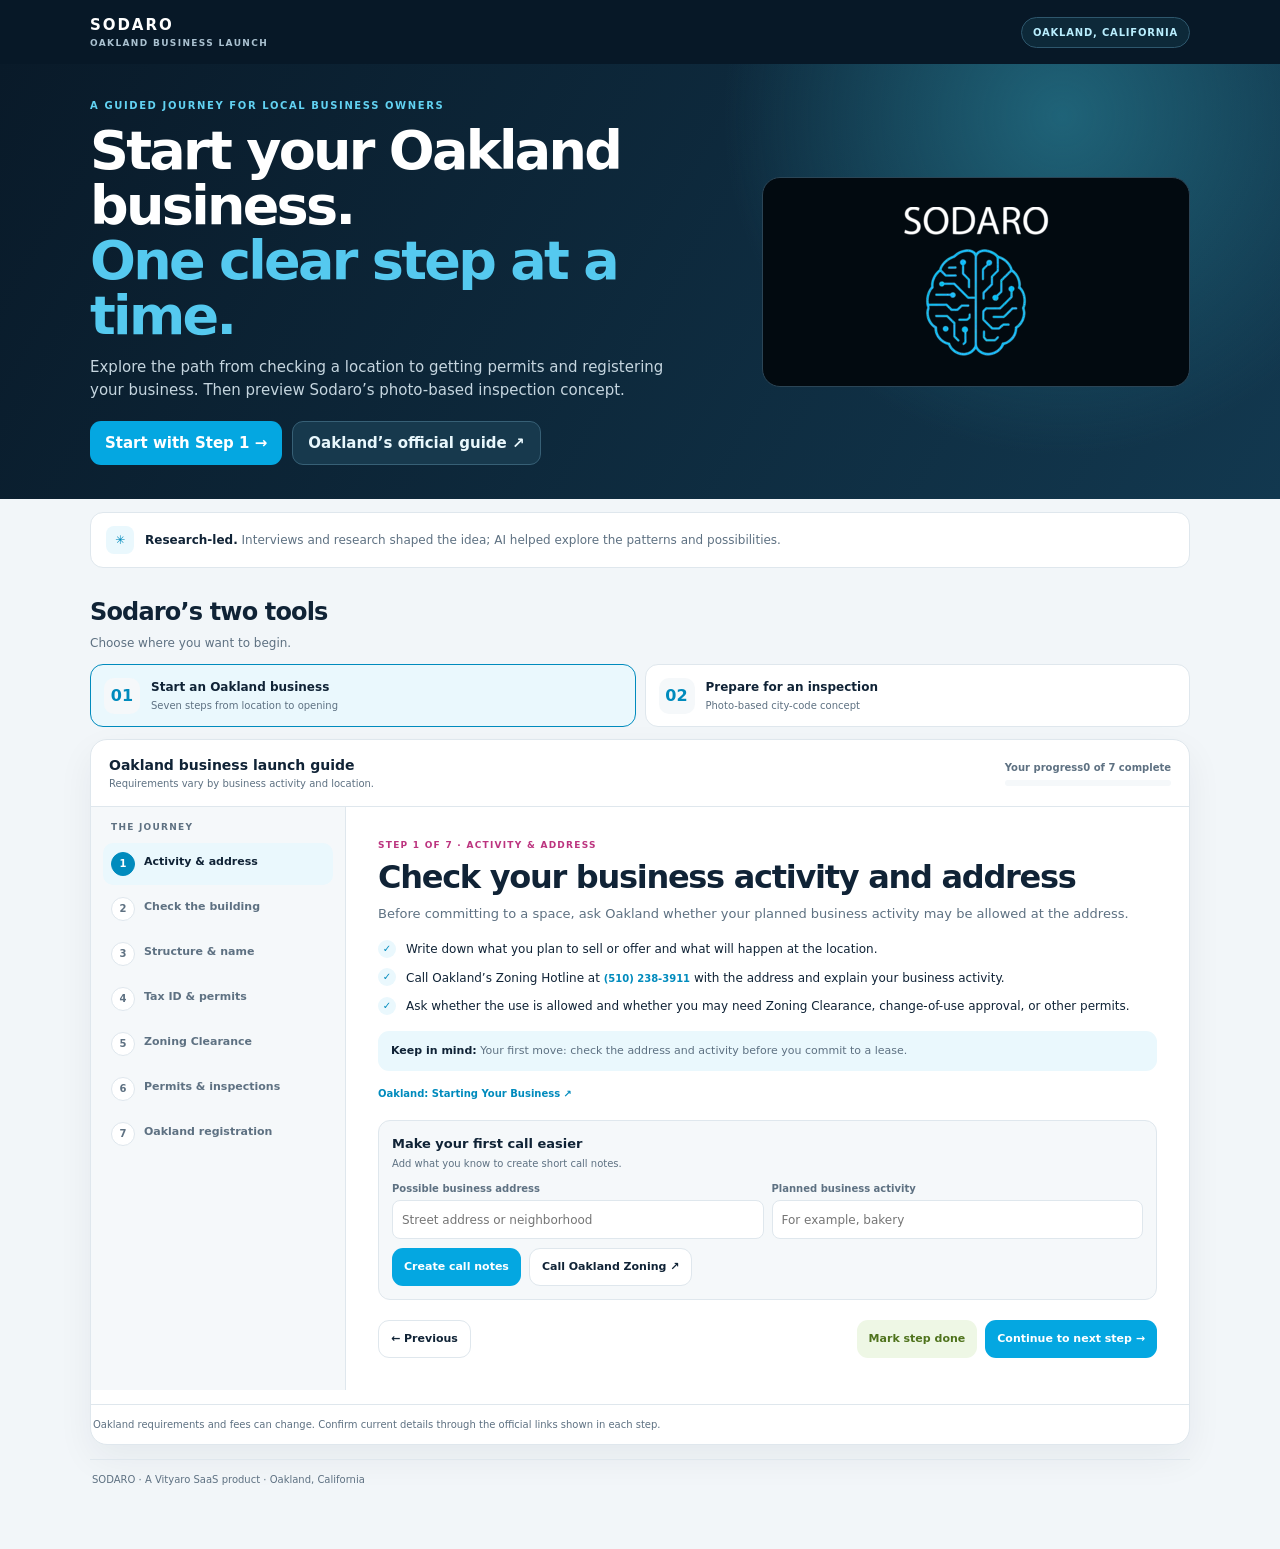
<file: preview_001.html>
<!doctype html>
<html lang="en">
<head>
<meta charset="utf-8">
<meta name="viewport" content="width=device-width,initial-scale=1">
<meta name="theme-color" content="#071827">
<title>Sodaro — Oakland Business Guide</title>
<style>
:root{color-scheme:light dark;--navy:#071827;--ink:light-dark(#102336,#edf4f8);--muted:light-dark(#5e7182,#b3c0cb);--line:light-dark(#dfe7ed,#384653);--surface:light-dark(#fff,#1b2530);--soft:light-dark(#f5f8fa,#202c38);--cyan:light-dark(#008bbd,#47c9ef);--cyan-soft:light-dark(#eaf8fd,#123946);--pink:light-dark(#bc347f,#f56ab0);--green:light-dark(#648f29,#a9d664)}
*{box-sizing:border-box}html{scroll-behavior:smooth}body{margin:0;background:light-dark(#f2f6f9,#101720);color:var(--ink);font:15px/1.5 Inter,ui-sans-serif,system-ui,-apple-system,"Segoe UI",sans-serif}button,input,select,textarea{font:inherit}button,a{touch-action:manipulation}button:focus-visible,a:focus-visible,input:focus-visible,select:focus-visible,textarea:focus-visible{outline:3px solid #39bfe8;outline-offset:3px}.wrap{width:min(1100px,calc(100% - 32px));margin:auto}
.topbar{background:var(--navy);color:#fff}.toprow{height:64px;display:flex;align-items:center;justify-content:space-between;gap:12px}.brand{font-weight:850;letter-spacing:.13em}.brand small{display:block;color:#aac1d0;font-size:9px;letter-spacing:.15em;font-weight:600}.location{border:1px solid #2e576d;background:#0d2939;color:#b9eefe;border-radius:99px;padding:7px 11px;font-size:10px;font-weight:800;letter-spacing:.08em}
.hero{background:radial-gradient(circle at 83% 12%,#1f6378 0,transparent 30%),linear-gradient(120deg,#091a29,#12384f);color:#fff;padding:34px 0}.hero-grid{display:grid;grid-template-columns:1.2fr .8fr;gap:30px;align-items:center}.eyebrow{color:#62d2f2;text-transform:uppercase;font-size:10px;letter-spacing:.16em;font-weight:850}.hero h1{font-size:clamp(34px,5vw,54px);line-height:1.02;letter-spacing:-.05em;margin:10px 0 13px}.hero h1 span{color:#55c9ef}.hero p{max-width:590px;color:#c5d5df;margin:0}.hero-actions{display:flex;flex-wrap:wrap;gap:10px;margin-top:20px}.btn{min-height:44px;border:0;border-radius:11px;padding:0 15px;display:inline-flex;align-items:center;justify-content:center;gap:8px;font-weight:800;text-decoration:none;cursor:pointer}.primary{background:#04a7e1;color:white}.secondary{background:#17394d;color:#e8f7fc;border:1px solid #376076}.logo-box{min-height:210px;border-radius:18px;background:#020a10;border:1px solid #2b4556;display:grid;place-items:center;padding:15px}.logo-box img{width:min(100%,240px);height:auto;display:block}.tagline{margin-top:-5px;text-align:center;color:#a9c5d3;font-size:10px;letter-spacing:.14em;text-transform:uppercase}
.origin{padding:13px 0 0}.origin-note{display:flex;align-items:center;gap:11px;padding:13px 15px;border-radius:13px;background:var(--surface);border:1px solid var(--line);color:var(--muted);font-size:12px}.origin-note strong{color:var(--ink)}.star{width:28px;height:28px;display:grid;place-items:center;border-radius:8px;background:var(--cyan-soft);color:var(--cyan);font-weight:900;flex:0 0 auto}
main{padding-bottom:40px}.section-head{display:flex;align-items:end;justify-content:space-between;gap:12px;margin:26px 0 12px}.section-head h2{font-size:24px;letter-spacing:-.035em;margin:0}.section-head p{margin:4px 0 0;color:var(--muted);font-size:12px}.tabs{display:grid;grid-template-columns:1fr 1fr;gap:9px;margin-bottom:12px}.tab{min-height:63px;display:flex;align-items:center;gap:11px;text-align:left;border:1px solid var(--line);border-radius:13px;background:var(--surface);color:var(--ink);padding:10px 13px;cursor:pointer}.tab[aria-selected=true]{border-color:var(--cyan);background:var(--cyan-soft)}.tab-icon{width:36px;height:36px;border-radius:10px;display:grid;place-items:center;background:var(--soft);color:var(--cyan);font-weight:900;font-size:16px;flex:0 0 auto}.tab b{display:block;font-size:12px}.tab small{display:block;color:var(--muted);font-size:10px;margin-top:2px}
.panel{background:var(--surface);border:1px solid var(--line);border-radius:17px;overflow:hidden;box-shadow:0 14px 36px rgba(8,28,44,.06)}.panel-head{display:flex;align-items:center;justify-content:space-between;gap:14px;padding:15px 18px;border-bottom:1px solid var(--line)}.panel-title{font-weight:850;font-size:14px}.panel-sub{display:block;color:var(--muted);font-size:10px;font-weight:500}.progress-area{min-width:155px}.progress-text{display:flex;justify-content:space-between;color:var(--muted);font-size:10px;font-weight:750;margin-bottom:5px}.track{height:6px;border-radius:99px;background:var(--soft);overflow:hidden}.fill{height:100%;width:0;background:linear-gradient(90deg,#00a8df,#59d8f4);transition:width .2s}
.guide-layout{display:grid;grid-template-columns:255px 1fr;min-height:430px}.rail{padding:14px 12px;border-right:1px solid var(--line);background:var(--soft)}.rail-label{padding:0 8px 8px;color:var(--muted);font-size:9px;letter-spacing:.14em;text-transform:uppercase;font-weight:850}.step-nav{display:grid;gap:3px}.step-button{width:100%;display:flex;align-items:flex-start;gap:9px;text-align:left;border:0;border-radius:10px;background:transparent;color:var(--muted);padding:9px 8px;cursor:pointer}.step-button:hover{background:var(--surface)}.step-button[aria-current=step]{background:var(--cyan-soft);color:var(--ink)}.num{width:24px;height:24px;flex:0 0 auto;display:grid;place-items:center;border:1px solid var(--line);border-radius:50%;background:var(--surface);font-size:10px;font-weight:850}.step-button[aria-current=step] .num{background:var(--cyan);border-color:var(--cyan);color:white}.step-button.done .num{background:#eef7e5;border-color:#cbe1aa;color:#547d22}.step-name{padding-top:3px;font-size:11px;line-height:1.25;font-weight:750}
.detail{padding:clamp(18px,3.5vw,32px)}.kicker{color:var(--pink);font-size:9px;font-weight:850;letter-spacing:.14em;text-transform:uppercase}.detail h3{font-size:clamp(23px,3.5vw,32px);line-height:1.1;letter-spacing:-.04em;margin:7px 0 9px}.desc{color:var(--muted);margin:0 0 16px;font-size:13px}.bullets{list-style:none;padding:0;margin:0;display:grid;gap:10px}.bullets li{display:grid;grid-template-columns:19px 1fr;gap:9px;color:var(--ink);font-size:12px}.tick{width:18px;height:18px;display:grid;place-items:center;border-radius:50%;background:var(--cyan-soft);color:var(--cyan);font-size:10px;font-weight:900}.callout{margin:16px 0 10px;padding:12px 13px;border-radius:11px;background:var(--cyan-soft);color:var(--muted);font-size:11px}.callout strong{color:var(--ink)}.source{display:inline-block;margin-top:3px;color:var(--cyan);font-size:10px;font-weight:850;text-decoration:none}.source:hover{text-decoration:underline}.controls{display:flex;align-items:center;justify-content:space-between;gap:9px;margin-top:20px}.controls-right{display:flex;gap:8px}.small{min-height:38px;padding:0 12px;font-size:11px}.outline{border:1px solid var(--line);background:var(--surface);color:var(--ink)}.done-btn{background:#eef7e5;color:#4f731d}.done-btn.is-done{background:#7eaa43;color:#fff}.first-box{margin-top:16px;padding:13px;border:1px solid var(--line);border-radius:12px;background:var(--soft)}.first-box h4{font-size:13px;margin:0 0 3px}.first-box p{font-size:10px;color:var(--muted);margin:0}.fields{display:grid;grid-template-columns:1fr 1fr;gap:8px;margin-top:10px}.field label{display:block;color:var(--muted);font-size:10px;font-weight:800;margin-bottom:4px}.field input{width:100%;height:39px;border:1px solid var(--line);border-radius:8px;background:var(--surface);color:var(--ink);padding:0 9px;font-size:12px}.call-row{display:flex;flex-wrap:wrap;gap:8px;margin-top:9px}.script{display:none;width:100%;min-height:75px;margin-top:9px;padding:9px;border:1px solid var(--line);border-radius:8px;background:var(--surface);color:var(--ink);font-size:11px}.script.show{display:block}.copy{display:none;margin-top:7px}.copy.show{display:inline-flex}.photo-panel{padding:20px}.photo-grid{display:grid;grid-template-columns:1fr .8fr;gap:20px}.demo-badge{display:inline-flex;align-items:center;gap:6px;background:#fff4dd;color:#78520f;border-radius:99px;padding:5px 8px;font-size:9px;font-weight:850;letter-spacing:.06em}.demo-dot{width:6px;height:6px;border-radius:50%;background:#dea12f}.photo-panel h3{font-size:23px;line-height:1.1;margin:10px 0 7px;letter-spacing:-.035em}.photo-panel p{color:var(--muted);font-size:12px;margin:0 0 13px}.dropzone{min-height:190px;border:1px dashed #8dbed0;border-radius:14px;background:var(--cyan-soft);display:grid;place-items:center;text-align:center;padding:15px;overflow:hidden}.dropzone.has-image{border-style:solid}.drop-copy strong{display:block;font-size:12px}.drop-copy span{display:block;color:var(--muted);font-size:10px;margin:4px 0 10px}.preview-img{display:none;max-width:100%;max-height:230px;object-fit:contain;border-radius:8px}.has-image .preview-img{display:block}.has-image .drop-copy{display:none}#photoInput{position:absolute;width:1px;height:1px;clip:rect(0,0,0,0);overflow:hidden}.select-label{display:block;margin:12px 0 5px;font-size:10px;font-weight:800}.select{width:100%;height:40px;border:1px solid var(--line);border-radius:8px;background:var(--surface);color:var(--ink);padding:0 9px;font-size:12px}.photo-steps{background:var(--navy);color:#eef7fb;border-radius:14px;padding:16px}.photo-steps b{display:block;font-size:14px}.photo-steps p{color:#c2d4df;font-size:11px;margin:5px 0 12px}.flow{display:grid;gap:8px}.flow span{display:flex;align-items:center;gap:8px;color:#dceaf1;font-size:10px}.flow i{width:20px;height:20px;border-radius:7px;background:#123b50;color:#65d8f5;display:grid;place-items:center;font-style:normal;font-weight:850}.result{display:none;margin-top:12px;border-left:3px solid var(--pink);padding:10px 12px;background:var(--soft);border-radius:0 9px 9px 0}.result.show{display:block}.result b{font-size:11px}.result p{font-size:10px;margin:4px 0;color:var(--muted)}.footer{margin-top:14px;padding:12px 2px;color:var(--muted);font-size:10px;border-top:1px solid var(--line)}
@media(max-width:760px){.hero-grid{grid-template-columns:1fr}.logo-box{min-height:160px}.logo-box img{width:180px}.guide-layout{grid-template-columns:1fr}.rail{border-right:0;border-bottom:1px solid var(--line);padding:10px}.step-nav{display:flex;overflow-x:auto;gap:3px;padding-bottom:3px}.step-button{min-width:136px;width:auto}.photo-grid{grid-template-columns:1fr}.photo-steps{order:-1}}
@media(max-width:480px){.wrap{width:calc(100% - 22px)}.toprow{height:58px}.location{font-size:8px;padding:6px 8px}.hero{padding:26px 0}.hero h1{font-size:35px}.hero p{font-size:13px}.logo-box{min-height:135px}.logo-box img{width:155px}.section-head{display:block}.tabs{gap:6px}.tab{padding:9px;min-height:58px}.tab-icon{width:31px;height:31px}.tab b{font-size:10px}.tab small{font-size:9px}.panel-head{align-items:flex-start;flex-direction:column}.progress-area{width:100%}.detail{padding:18px 14px}.fields{grid-template-columns:1fr}.controls{align-items:stretch;flex-direction:column}.controls-right{width:100%}.controls .btn{flex:1}.photo-panel{padding:15px}}
@media(prefers-reduced-motion:reduce){*{scroll-behavior:auto!important;transition:none!important}}
</style>
</head>
<body>
<header class="topbar"><div class="wrap toprow"><div class="brand">SODARO<small>OAKLAND BUSINESS LAUNCH</small></div><span class="location">OAKLAND, CALIFORNIA</span></div></header>

<section class="hero"><div class="wrap hero-grid">
  <div><div class="eyebrow">A guided journey for local business owners</div><h1>Start your Oakland business.<br><span>One clear step at a time.</span></h1><p>Explore the path from checking a location to getting permits and registering your business. Then preview Sodaro’s photo-based inspection concept.</p><div class="hero-actions"><button class="btn primary" id="startBtn">Start with Step 1 →</button><a class="btn secondary" href="https://www.oaklandca.gov/Business/For-Business-Owners/Starting-Your-Business" target="_blank" rel="noopener">Oakland’s official guide ↗</a></div></div>
  <div class="logo-box"><div><img alt="Sodaro logo with white wordmark and cyan circuit brain" src="[data-uri]" /></div></div>
</div></section>

<div class="wrap origin"><div class="origin-note"><span class="star">✳</span><span><strong>Research-led.</strong> Interviews and research shaped the idea; AI helped explore the patterns and possibilities.</span></div></div>

<main class="wrap">
  <div class="section-head"><div><h2>Sodaro’s two tools</h2><p>Choose where you want to begin.</p></div></div>
  <div class="tabs" role="tablist" aria-label="Sodaro features">
    <button class="tab" id="launchTab" type="button" role="tab" aria-selected="true" aria-controls="launchPanel"><span class="tab-icon">01</span><span><b>Start an Oakland business</b><small>Seven steps from location to opening</small></span></button>
    <button class="tab" id="inspectionTab" type="button" role="tab" aria-selected="false" aria-controls="inspectionPanel"><span class="tab-icon">02</span><span><b>Prepare for an inspection</b><small>Photo-based city-code concept</small></span></button>
  </div>

  <section class="panel" id="launchPanel" role="tabpanel" aria-labelledby="launchTab">
    <div class="panel-head"><div class="panel-title">Oakland business launch guide<span class="panel-sub">Requirements vary by business activity and location.</span></div><div class="progress-area"><div class="progress-text"><span>Your progress</span><span id="progressText">0 of 7 complete</span></div><div class="track" role="progressbar" aria-label="Business launch progress" aria-valuemin="0" aria-valuemax="7" aria-valuenow="0"><div class="fill" id="progressFill"></div></div></div></div>
    <div class="guide-layout"><aside class="rail"><div class="rail-label">The journey</div><nav class="step-nav" id="stepNav" aria-label="Seven business launch steps"></nav></aside><article class="detail" id="stepDetail" aria-live="polite"></article></div>
    <div class="footer">Oakland requirements and fees can change. Confirm current details through the official links shown in each step.</div>
  </section>

  <section class="panel" id="inspectionPanel" role="tabpanel" aria-labelledby="inspectionTab" hidden>
    <div class="photo-panel"><div class="photo-grid">
      <div>
        <span class="demo-badge"><i class="demo-dot"></i> PROTOTYPE CONCEPT</span>
        <h3>Connect a photo to city-code guidance</h3>
        <p>Capture a possible issue and choose an area to explore the intended Sodaro workflow.</p>
        <div class="dropzone" id="dropzone">
          <div class="drop-copy"><strong>Take a photo or choose an image</strong><span>On a phone, this can open the camera. Your photo stays in this preview.</span><button class="btn primary small" type="button" id="choosePhoto">Choose photo</button></div>
          <img class="preview-img" id="photoPreview" alt="Selected inspection photo preview">
        </div>
        <input id="photoInput" type="file" accept="image/*" capture="environment">
        <label class="select-label" for="inspectionArea">What area are you checking?</label>
        <select class="select" id="inspectionArea"><option>Food preparation area</option><option>Exit or walkway</option><option>Handwashing area</option><option>General building area</option></select>
        <div class="call-row"><button class="btn primary small" id="previewResult" type="button" disabled>Preview the code workflow</button><button class="btn outline small" id="removePhoto" type="button" hidden>Remove photo</button></div>
        <div class="result" id="demoResult" aria-live="polite"><b>Prototype preview · no live code lookup</b><p id="resultText">A connected version would match the photo to a relevant city-code section, show the source, and explain the next step in plain language. This preview does not analyze images or determine pass/fail.</p><a class="source" href="https://www.oaklandca.gov/Planning-Building/Your-Commercial-Projects-Permits/Zoning-Clearance-Permit" target="_blank" rel="noopener">Open Oakland permit information ↗</a></div>
      </div>
      <aside class="photo-steps"><b>Photo → code → next step</b><p>The goal is to help an owner understand what to check and where the information came from.</p><div class="flow"><span><i>1</i> Capture a possible issue</span><span><i>2</i> Find the relevant Oakland code</span><span><i>3</i> Explain it in plain language</span></div><p style="margin-top:14px;font-size:10px">The photo and code matching shown here are a design concept, not a live inspection service.</p></aside>
    </div></div>
  </section>
  <p class="footer">SODARO · A Vityaro SaaS product · Oakland, California</p>
</main>

<script>
const steps=[
{short:"Activity & address",title:"Check your business activity and address",desc:"Before committing to a space, ask Oakland whether your planned business activity may be allowed at the address.",bullets:["Write down what you plan to sell or offer and what will happen at the location.","Call Oakland’s Zoning Hotline at <a class='source' href='tel:+15102383911'>(510) 238-3911</a> with the address and explain your business activity.","Ask whether the use is allowed and whether you may need Zoning Clearance, change-of-use approval, or other permits."],note:"Your first move: check the address and activity before you commit to a lease.",source:"Oakland: Starting Your Business",url:"https://www.oaklandca.gov/Business/For-Business-Owners/Starting-Your-Business",first:true},
{short:"Check the building",title:"Check the building’s condition and history",desc:"A space can look ready but still need repairs, permit history, or additional approvals.",bullets:["Ask the property owner for records of the approved use and past permits.","Have a qualified contractor or building inspector assess the space before committing to it.","City building inspections are generally tied to permitted work; there isn’t one standard pre-opening inspection for every new business."],note:"Confirm permitted use and assess the physical condition as separate checks.",source:"Oakland: Commercial Tenant Improvements",url:"https://www.oaklandca.gov/Planning-Building/Your-Commercial-Projects-Permits/Commercial-Tenant-Improvements-Permit"},
{short:"Structure & name",title:"Choose a business structure and name",desc:"Choose a structure that fits your plans. An LLC is one option, not a requirement for every business.",bullets:["Compare sole proprietorship, partnership, LLC, and corporation options.","If you choose an LLC, California lists a $70 Articles of Organization fee.","The initial LLC Statement of Information is due within 90 days; California lists a $20 fee. Check whether you need a Fictitious Business Name filing if you use a different business name."],note:"California’s Franchise Tax Board lists an $800 annual tax for LLCs doing business in or organized in California.",source:"California Secretary of State: LLC Fees",url:"https://www.sos.ca.gov/business-programs/cannabizfile/cannabis-forms-and-fees/limited-liability-companies-llc-california",extra:"California FTB: LLC Information",extraUrl:"https://www.ftb.ca.gov/file/business/types/limited-liability-company/index.html"},
{short:"Tax ID & permits",title:"Get an EIN and check tax permits",desc:"After forming an entity, check which tax identification numbers and permits apply to your business.",bullets:["Apply for an EIN directly through the IRS. The IRS application is free.","If you sell or lease taxable goods, check whether you need a California Seller’s Permit.","Keep business and tax records organized from the start."],note:"You do not need to pay a third party to submit an EIN application.",source:"IRS: Get an EIN",url:"https://www.irs.gov/businesses/small-businesses-self-employed/get-an-employer-identification-number"},
{short:"Zoning Clearance",title:"Apply for Oakland Zoning Clearance",desc:"Oakland requires Zoning Clearance for businesses in the city, including home-based businesses. The clearance is tied to the business activity and location.",bullets:["Apply through Oakland’s Online Permit Center after selecting your location.","Oakland’s Starting Your Business page lists a $75.22 fee; confirm the current amount in the permit portal.","Get Zoning Clearance before applying for the Oakland Business Tax Certificate."],note:"Forming an LLC does not approve a building’s use. Other planning, building, fire, county, or state approvals may also apply.",source:"Oakland: Zoning Clearance Permit",url:"https://www.oaklandca.gov/Planning-Building/Your-Commercial-Projects-Permits/Zoning-Clearance-Permit"},
{short:"Permits & inspections",title:"Get permits before building work",desc:"If you plan to remodel or change a commercial space, check permit requirements before work begins.",bullets:["Oakland requires a building permit for commercial tenant improvements; planning review may also apply.","Restaurant and bar projects need Alameda County Environmental Health approval before receiving building permits.","Schedule the inspections required by your permits during construction and at completion."],note:"Food-related businesses may need county health approvals. Confirm what applies to your specific activity and building.",source:"Oakland: Commercial Tenant Improvements",url:"https://www.oaklandca.gov/Planning-Building/Your-Commercial-Projects-Permits/Commercial-Tenant-Improvements-Permit"},
{short:"Oakland registration",title:"Finish Oakland registration before opening",desc:"Complete the local registration and other approvals that apply before operating your business.",bullets:["Apply for an Oakland Business Tax Certificate after receiving Zoning Clearance.","Oakland says registration fees are due within 30 days of the business start date; the certificate is required to operate.","Renew Oakland business taxes annually by March 1."],note:"Save your Zoning Clearance, permits, tax certificate, renewal information, and industry approvals together.",source:"Oakland: Apply or Renew for a Business Tax Certificate",url:"https://www.oaklandca.gov/Business/Business-Taxes-Licenses-Permits/Apply-or-Renew-for-a-Business-License-or-Certificate"}
];
let active=0,complete=[];
try{complete=JSON.parse(localStorage.getItem("sodaro-launch-progress")||"[]")}catch(e){}
const nav=document.getElementById("stepNav"),detail=document.getElementById("stepDetail");
function esc(v){return String(v).replace(/[&<>"']/g,c=>({"&":"&amp;","<":"&lt;",">":"&gt;",'"':"&quot;","'":"&#39;"}[c]))}
function draw(){
  nav.innerHTML=steps.map((s,i)=>`<button type="button" class="step-button ${complete.includes(i)?"done":""}" data-step="${i}" ${i===active?'aria-current="step"':""}><span class="num">${complete.includes(i)?"✓":i+1}</span><span class="step-name">${s.short}</span></button>`).join("");
  const s=steps[active],done=complete.includes(active);
  detail.innerHTML=`<div class="kicker">Step ${active+1} of 7 · ${s.short}</div><h3>${s.title}</h3><p class="desc">${s.desc}</p><ul class="bullets">${s.bullets.map(x=>`<li><span class="tick">✓</span><span>${x}</span></li>`).join("")}</ul><div class="callout"><strong>Keep in mind:</strong> ${s.note}</div><a class="source" href="${s.url}" target="_blank" rel="noopener">${s.source} ↗</a>${s.extra?`<br><a class="source" href="${s.extraUrl}" target="_blank" rel="noopener">${s.extra} ↗</a>`:""}${s.first?`<div class="first-box"><h4>Make your first call easier</h4><p>Add what you know to create short call notes.</p><div class="fields"><div class="field"><label for="address">Possible business address</label><input id="address" placeholder="Street address or neighborhood"></div><div class="field"><label for="activity">Planned business activity</label><input id="activity" placeholder="For example, bakery"></div></div><div class="call-row"><button type="button" class="btn primary small" id="makeNotes">Create call notes</button><a class="btn outline small" href="tel:+15102383911">Call Oakland Zoning ↗</a></div><textarea id="callScript" class="script" readonly aria-label="Call notes"></textarea><button class="btn outline small copy" id="copyNotes" type="button">Copy notes</button></div>`:""}<div class="controls"><button class="btn outline small" id="prev" ${active===0?"disabled":""}>← Previous</button><div class="controls-right"><button class="btn done-btn small ${done?"is-done":""}" id="markDone">${done?"✓ Done · undo":"Mark step done"}</button><button class="btn primary small" id="next">${active===6?"Restart":"Continue to next step →"}</button></div></div>`;
  document.getElementById("progressText").textContent=`${complete.length} of 7 complete`;
  document.getElementById("progressFill").style.width=`${complete.length/7*100}%`;
  document.querySelector('[role="progressbar"]').setAttribute("aria-valuenow",complete.length);
  nav.querySelectorAll("[data-step]").forEach(b=>b.addEventListener("click",()=>{active=Number(b.dataset.step);draw()}));
  document.getElementById("prev").addEventListener("click",()=>{if(active>0){active--;draw()}});
  document.getElementById("next").addEventListener("click",()=>{active=active===6?0:active+1;draw()});
  document.getElementById("markDone").addEventListener("click",()=>{complete=complete.includes(active)?complete.filter(i=>i!==active):[...complete,active].sort((a,b)=>a-b);try{localStorage.setItem("sodaro-launch-progress",JSON.stringify(complete))}catch(e){}draw()});
  if(s.first){
    document.getElementById("makeNotes").addEventListener("click",()=>{const a=document.getElementById("address").value.trim()||"[address]",b=document.getElementById("activity").value.trim()||"[business activity]",box=document.getElementById("callScript");box.value=`Hi, I’m planning to open a ${b} at ${a}. Is this business activity allowed at that address? Will I need Zoning Clearance, change-of-use approval, or other permits before I commit to the space?`;box.classList.add("show");document.getElementById("copyNotes").classList.add("show")});
    document.getElementById("copyNotes").addEventListener("click",async()=>{const box=document.getElementById("callScript");try{await navigator.clipboard.writeText(box.value);document.getElementById("copyNotes").textContent="Copied"}catch(e){box.focus();box.select();document.getElementById("copyNotes").textContent="Select and copy"}});
  }
}
draw();
document.querySelectorAll("[role=tab]").forEach(tab=>tab.addEventListener("click",()=>{const launch=tab.id==="launchTab";document.getElementById("launchTab").setAttribute("aria-selected",String(launch));document.getElementById("inspectionTab").setAttribute("aria-selected",String(!launch));document.getElementById("launchPanel").hidden=!launch;document.getElementById("inspectionPanel").hidden=launch}));
document.getElementById("startBtn").addEventListener("click",()=>{document.getElementById("launchPanel").scrollIntoView({behavior:"smooth",block:"start"})});
const input=document.getElementById("photoInput"),zone=document.getElementById("dropzone"),img=document.getElementById("photoPreview"),previewBtn=document.getElementById("previewResult"),removeBtn=document.getElementById("removePhoto"),result=document.getElementById("demoResult");let imageUrl=null;
document.getElementById("choosePhoto").addEventListener("click",()=>input.click());
input.addEventListener("change",()=>{const f=input.files&&input.files[0];if(!f||!f.type.startsWith("image/"))return;if(imageUrl)URL.revokeObjectURL(imageUrl);imageUrl=URL.createObjectURL(f);img.src=imageUrl;zone.classList.add("has-image");previewBtn.disabled=false;removeBtn.hidden=false;result.classList.remove("show")});
removeBtn.addEventListener("click",()=>{if(imageUrl)URL.revokeObjectURL(imageUrl);imageUrl=null;input.value="";img.removeAttribute("src");zone.classList.remove("has-image");previewBtn.disabled=true;removeBtn.hidden=true;result.classList.remove("show")});
previewBtn.addEventListener("click",()=>{const area=document.getElementById("inspectionArea").value;document.getElementById("resultText").textContent=`Selected area: ${area}. This preview does not analyze the image or retrieve a code section. A connected version would show the possible code match, official source, and plain-language next step.`;result.classList.add("show")});
zone.addEventListener("dragover",e=>{e.preventDefault()});zone.addEventListener("drop",e=>{e.preventDefault();if(e.dataTransfer.files[0]){input.files=e.dataTransfer.files;input.dispatchEvent(new Event("change"))}});
</script>
</body>
</html>
</file>
